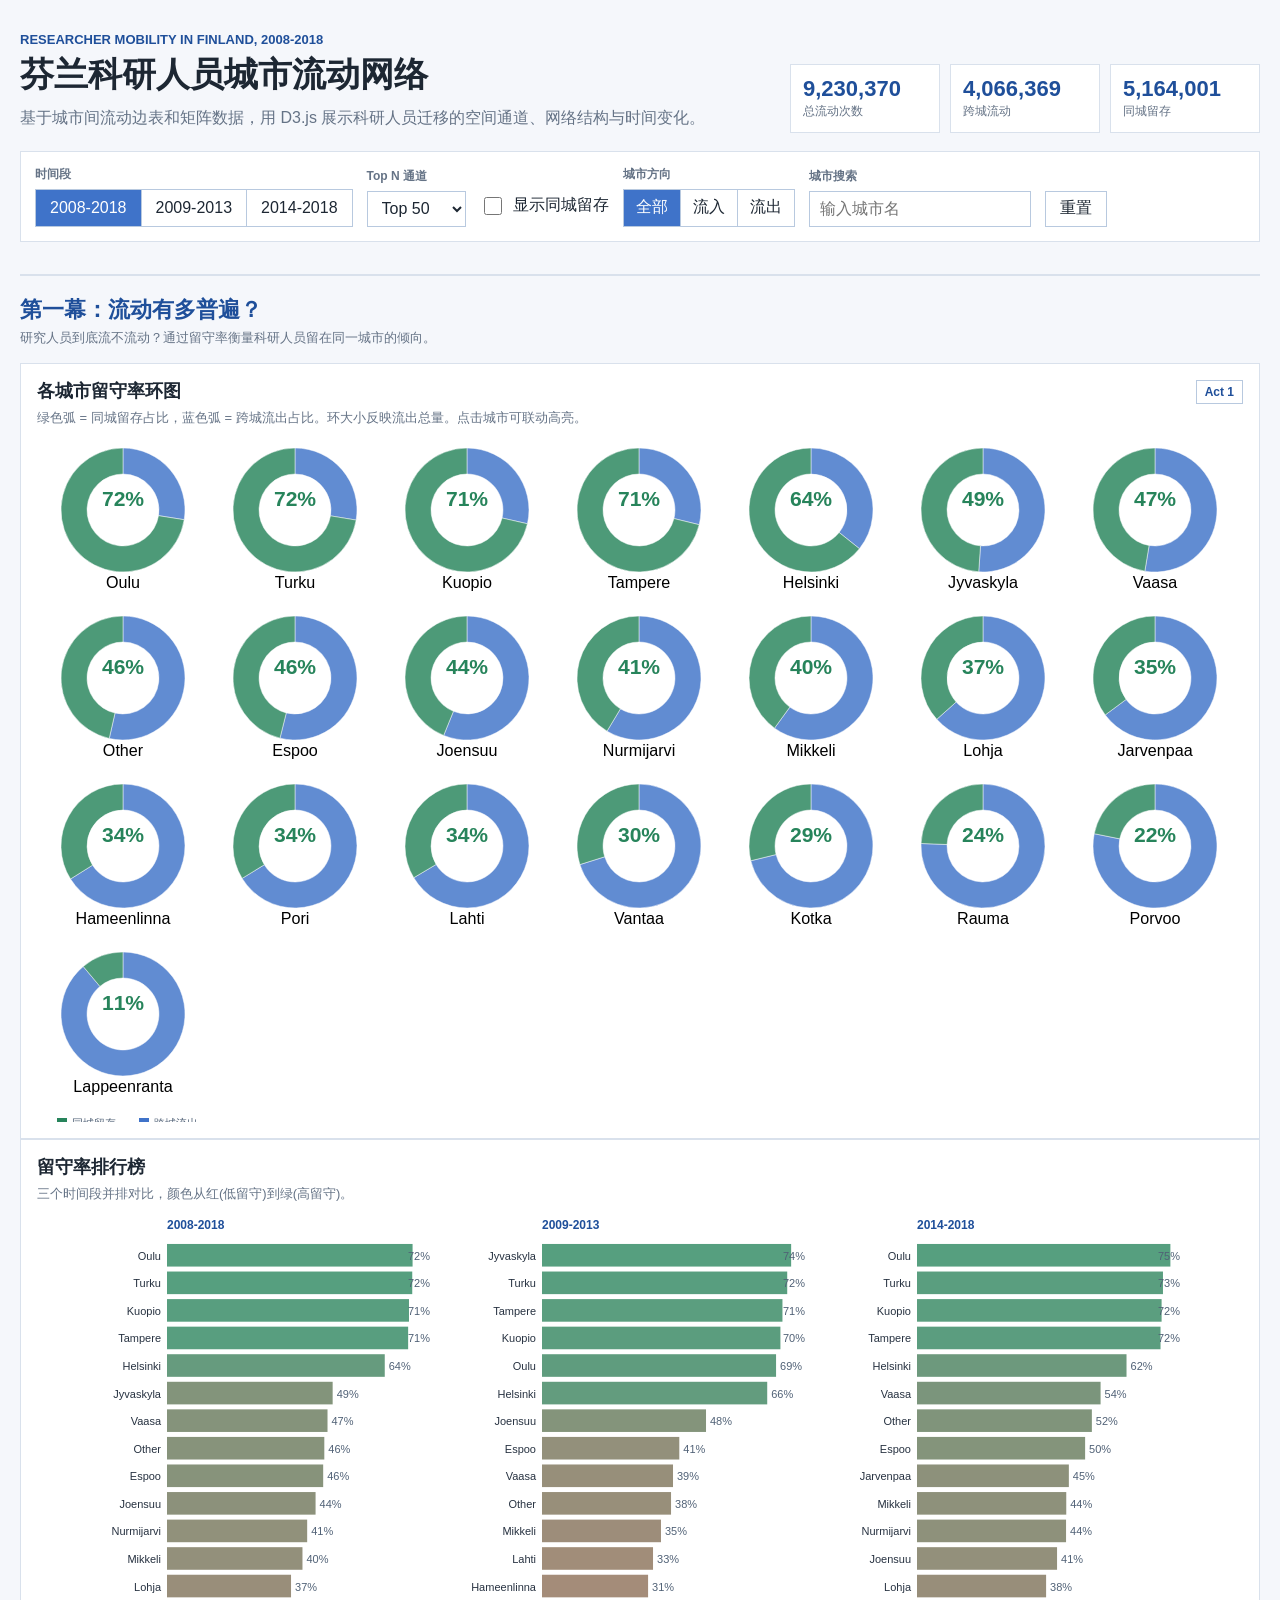
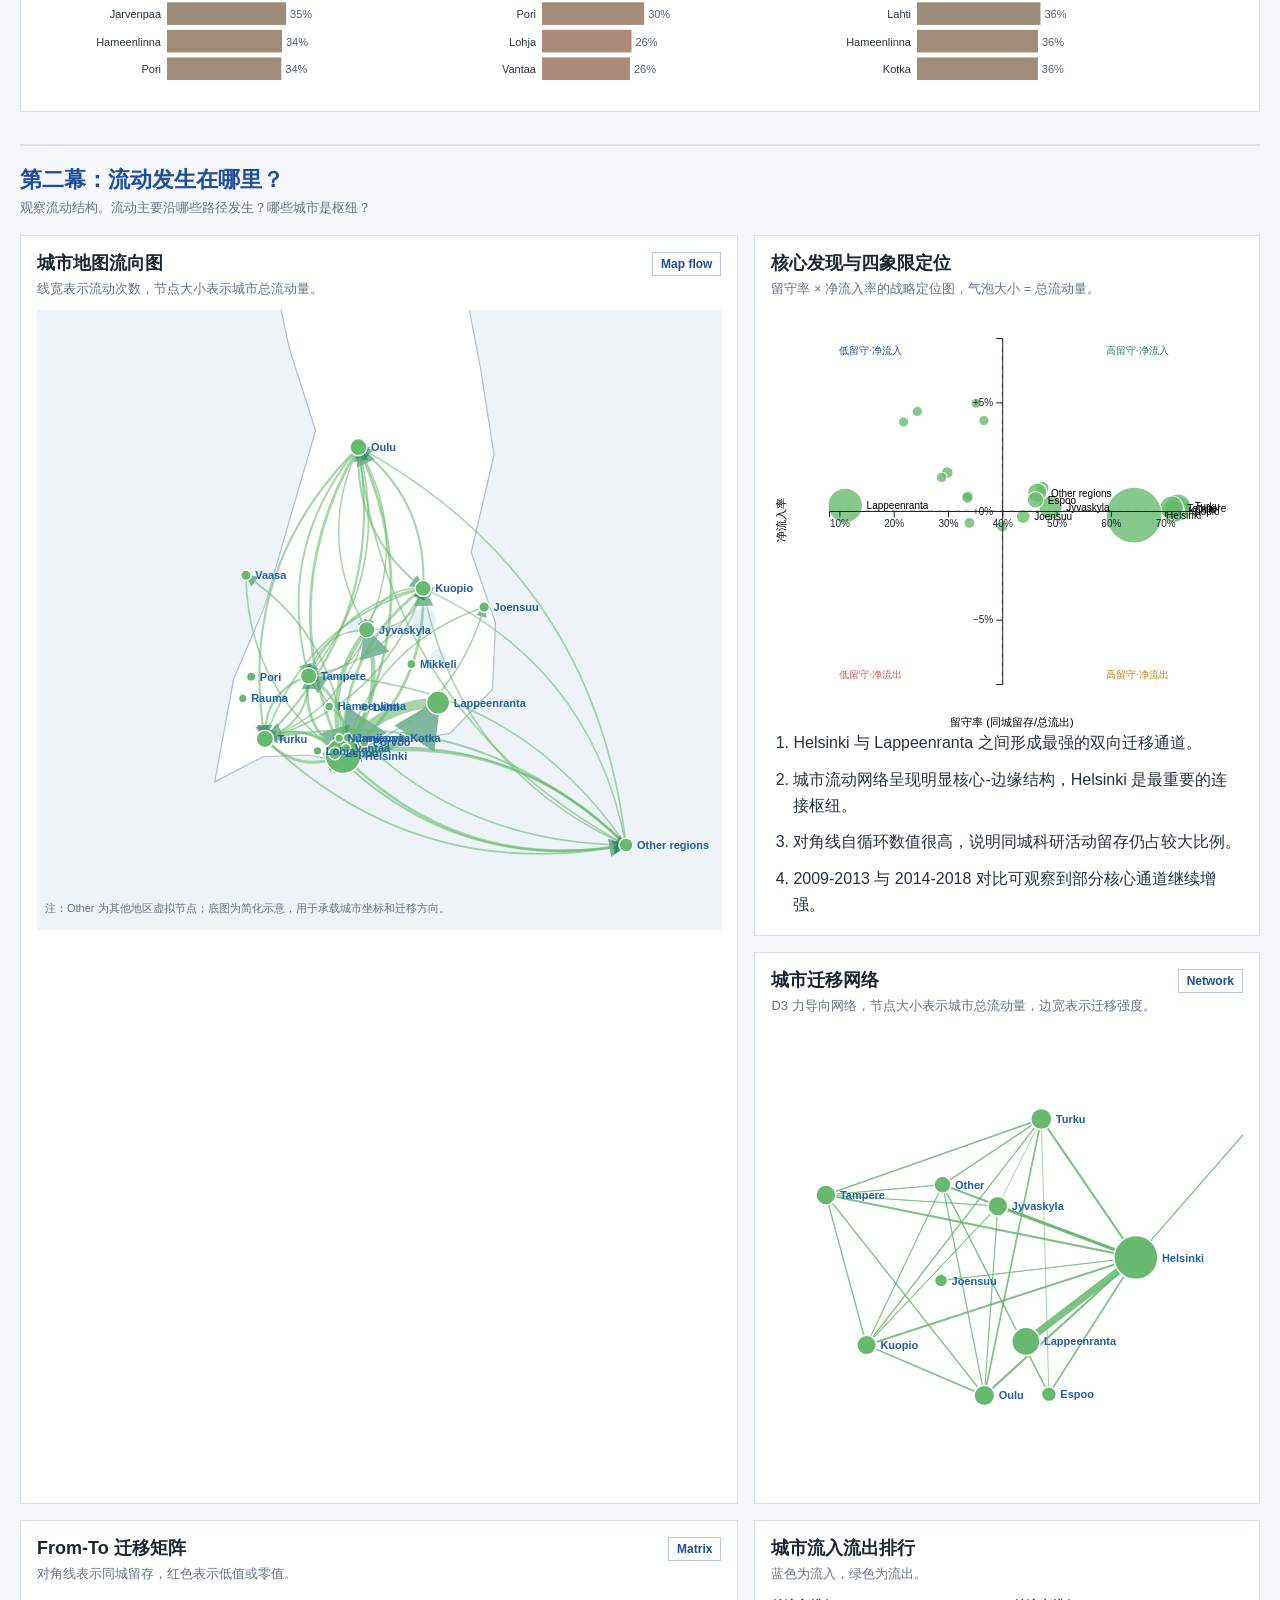
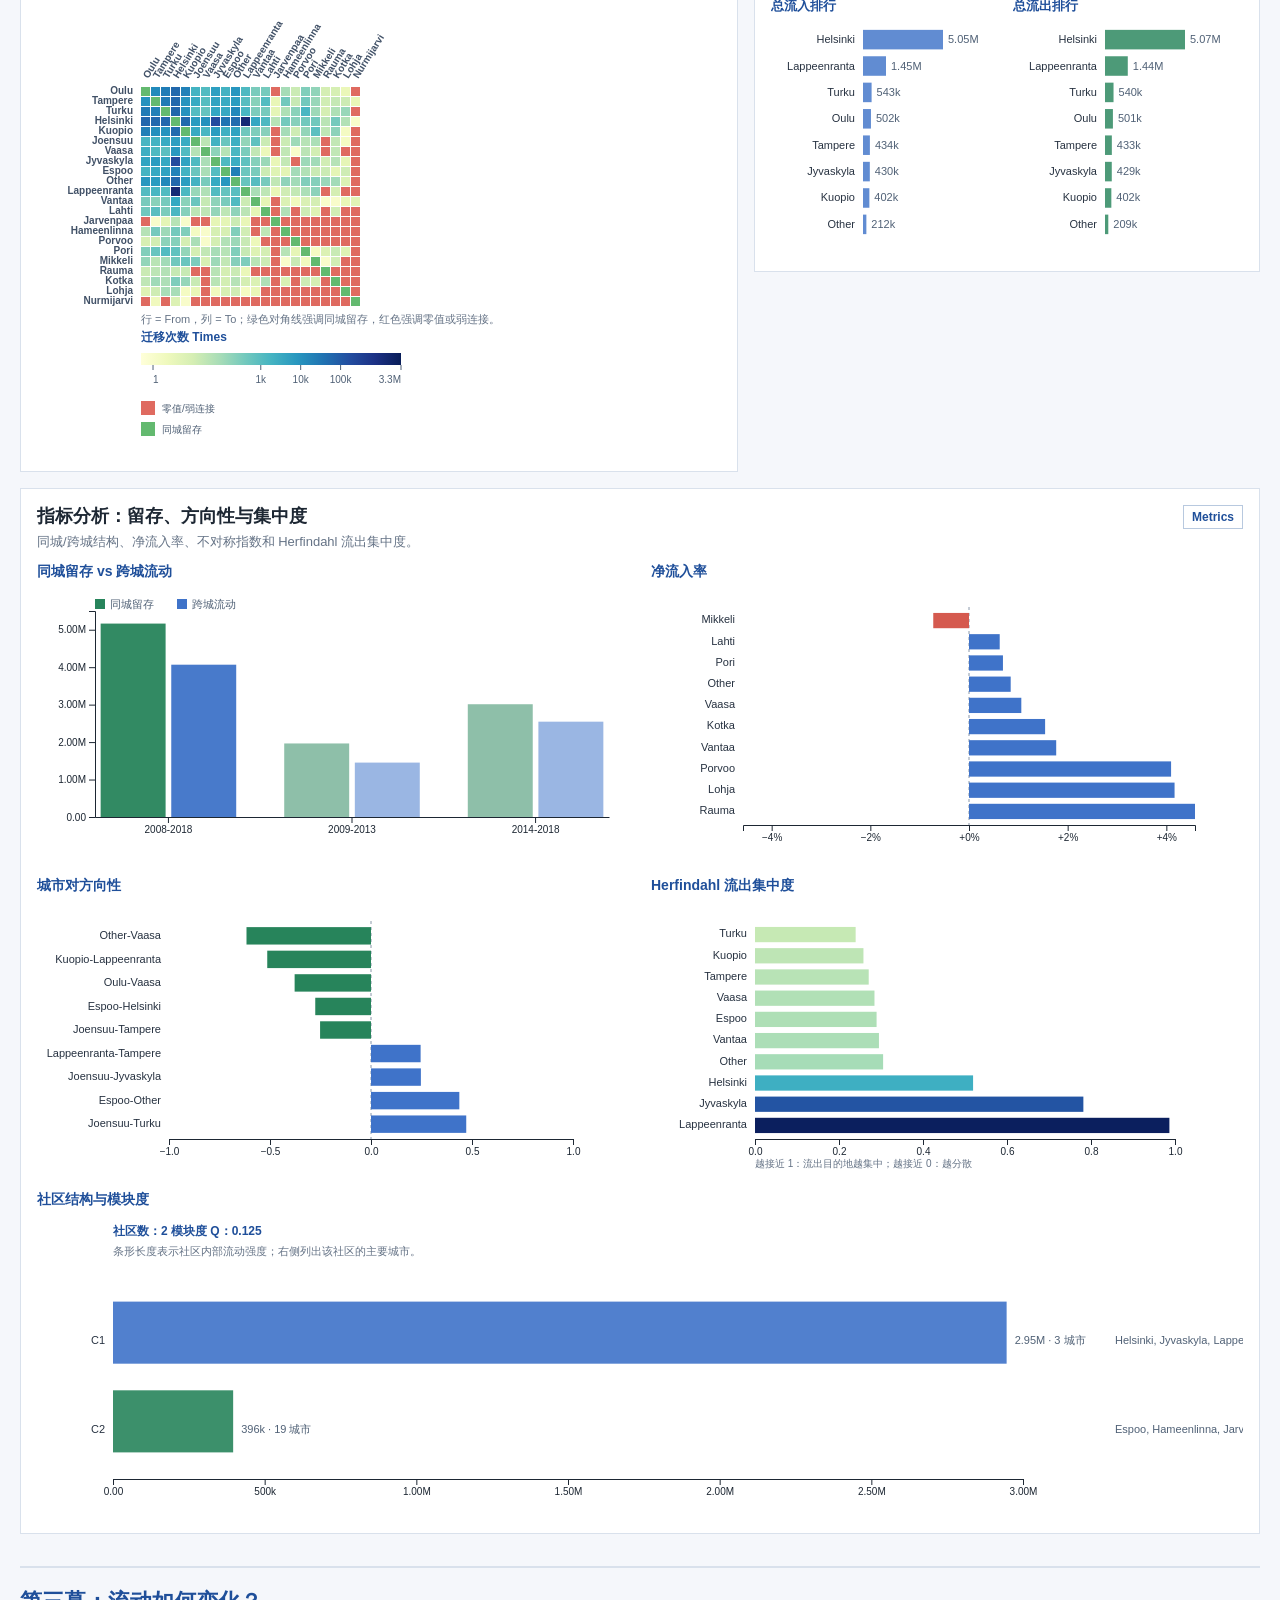
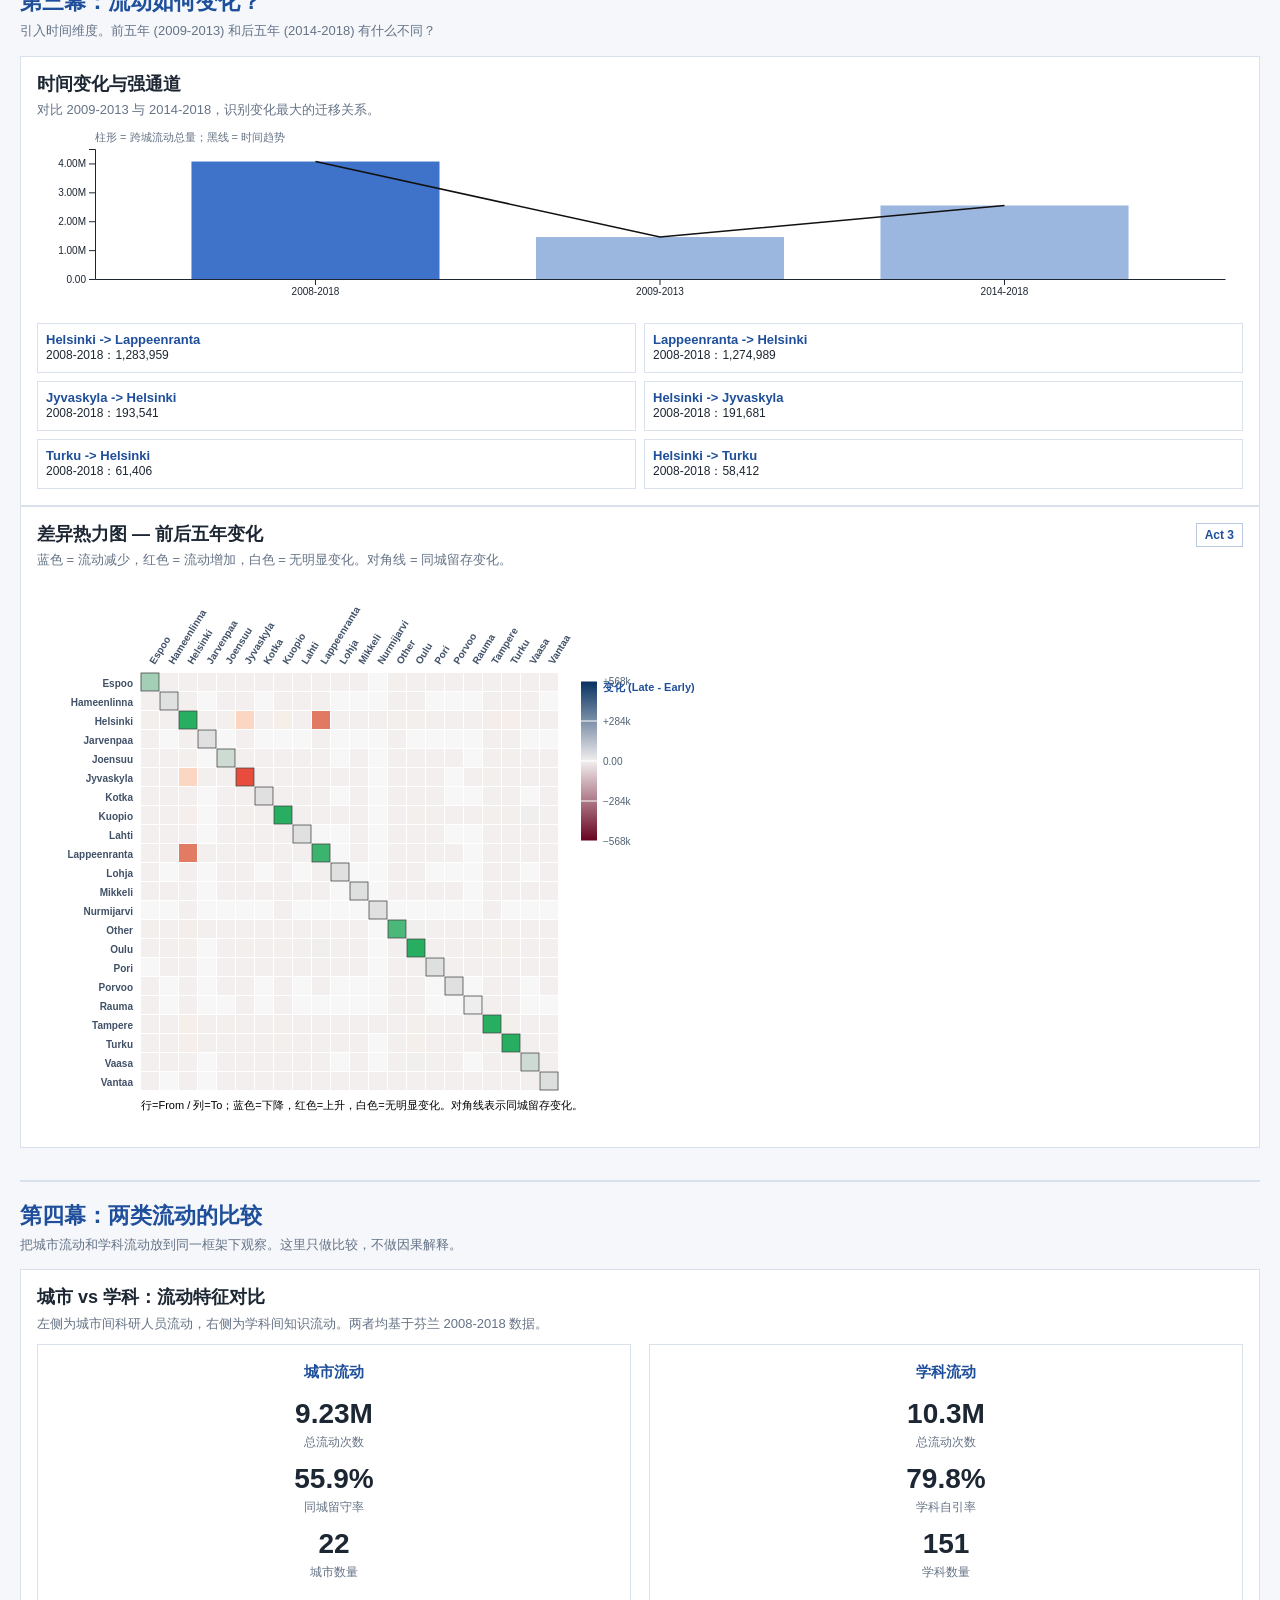
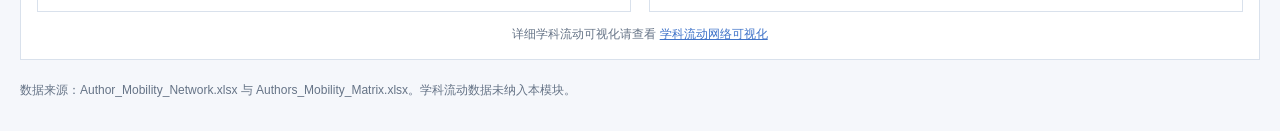
<file: city-mobility-visualization/B/index.html>
<!doctype html>
<html lang="zh-CN">
  <head>
    <meta charset="utf-8" />
    <meta name="viewport" content="width=device-width, initial-scale=1" />
    <title>芬兰科研人员城市流动网络</title>
    <link rel="stylesheet" href="styles.css" />
  </head>
  <body>
    <header class="page-header">
      <div>
        <p class="eyebrow">Researcher Mobility in Finland, 2008-2018</p>
        <h1>芬兰科研人员城市流动网络</h1>
        <p class="lead">
          基于城市间流动边表和矩阵数据，用 D3.js 展示科研人员迁移的空间通道、网络结构与时间变化。
        </p>
      </div>
      <div class="stat-strip" id="periodStats"></div>
    </header>

    <main>
      <section class="control-bar" aria-label="可视化筛选控件">
        <div class="control-group">
          <span class="control-label">时间段</span>
          <div class="segmented" id="periodControls"></div>
        </div>
        <label class="control-group">
          <span class="control-label">Top N 通道</span>
          <select id="topNSelect">
            <option value="20">Top 20</option>
            <option value="50" selected>Top 50</option>
            <option value="100">Top 100</option>
            <option value="1000">全部</option>
          </select>
        </label>
        <label class="toggle">
          <input type="checkbox" id="selfLoopToggle" />
          <span>显示同城留存</span>
        </label>
        <div class="control-group">
          <span class="control-label">城市方向</span>
          <div class="segmented compact" id="directionControls">
            <button class="active" data-direction="all">全部</button>
            <button data-direction="incoming">流入</button>
            <button data-direction="outgoing">流出</button>
          </div>
        </div>
        <label class="search-box">
          <span class="control-label">城市搜索</span>
          <input id="citySearch" list="cityOptions" placeholder="输入城市名" />
          <datalist id="cityOptions"></datalist>
        </label>
        <button class="plain-button" id="resetButton">重置</button>
      </section>

      <!-- 第一幕：流动有多普遍？ -->
      <section class="act-section" id="act1">
        <h2 class="act-title">第一幕：流动有多普遍？</h2>
        <p class="act-desc">研究人员到底流不流动？通过留守率衡量科研人员留在同一城市的倾向。</p>

        <article class="panel panel-full">
          <div class="panel-heading">
            <div>
              <h2>各城市留守率环图</h2>
              <p>绿色弧 = 同城留存占比，蓝色弧 = 跨城流出占比。环大小反映流出总量。点击城市可联动高亮。</p>
            </div>
            <span class="view-tag">Act 1</span>
          </div>
          <svg id="retentionDonuts" role="img" aria-label="各城市留守率环图"></svg>
        </article>

        <article class="panel panel-full">
          <div class="panel-heading">
            <div>
              <h2>留守率排行榜</h2>
              <p>三个时间段并排对比，颜色从红(低留守)到绿(高留守)。</p>
            </div>
          </div>
          <svg id="retentionRanking" role="img" aria-label="留守率排行榜"></svg>
        </article>
      </section>

      <!-- 第二幕：流动发生在哪里？ -->
      <section class="act-section" id="act2">
        <h2 class="act-title">第二幕：流动发生在哪里？</h2>
        <p class="act-desc">观察流动结构。流动主要沿哪些路径发生？哪些城市是枢纽？</p>

        <section class="dashboard-grid">
          <article class="panel map-panel">
            <div class="panel-heading">
              <div>
                <h2>城市地图流向图</h2>
                <p>线宽表示流动次数，节点大小表示城市总流动量。</p>
              </div>
              <span class="view-tag">Map flow</span>
            </div>
            <svg id="mapChart" role="img" aria-label="芬兰城市迁移地图"></svg>
          </article>

          <article class="panel">
            <div class="panel-heading">
              <div>
                <h2>核心发现与四象限定位</h2>
                <p>留守率 × 净流入率的战略定位图，气泡大小 = 总流动量。</p>
              </div>
            </div>
            <svg id="quadrantChart" role="img" aria-label="四象限图"></svg>
            <ol class="findings" id="findings"></ol>
          </article>

          <article class="panel">
            <div class="panel-heading">
              <div>
                <h2>城市迁移网络</h2>
                <p>D3 力导向网络，节点大小表示城市总流动量，边宽表示迁移强度。</p>
              </div>
              <span class="view-tag">Network</span>
            </div>
            <svg id="networkChart" role="img" aria-label="城市迁移网络图"></svg>
          </article>

          <article class="panel matrix-panel">
            <div class="panel-heading">
              <div>
                <h2>From-To 迁移矩阵</h2>
                <p>对角线表示同城留存，红色表示低值或零值。</p>
              </div>
              <span class="view-tag">Matrix</span>
            </div>
            <svg id="matrixChart" role="img" aria-label="城市迁移矩阵热力图"></svg>
          </article>

          <article class="panel">
            <div class="panel-heading">
              <div>
                <h2>城市流入流出排行</h2>
                <p>蓝色为流入，绿色为流出。</p>
              </div>
            </div>
            <div class="bars-grid">
              <svg id="incomingBars" role="img" aria-label="城市流入排行"></svg>
              <svg id="outgoingBars" role="img" aria-label="城市流出排行"></svg>
            </div>
          </article>

          <article class="panel metrics-panel">
            <div class="panel-heading">
              <div>
                <h2>指标分析：留存、方向性与集中度</h2>
                <p>同城/跨城结构、净流入率、不对称指数和 Herfindahl 流出集中度。</p>
              </div>
              <span class="view-tag">Metrics</span>
            </div>
            <div class="metrics-grid">
              <div>
                <h3>同城留存 vs 跨城流动</h3>
                <svg id="retentionBars" role="img" aria-label="同城留存与跨城流动条形图"></svg>
              </div>
              <div>
                <h3>净流入率</h3>
                <svg id="netRateChart" role="img" aria-label="城市净流入率条形图"></svg>
              </div>
              <div>
                <h3>城市对方向性</h3>
                <svg id="asymmetryChart" role="img" aria-label="流量不对称指数条形图"></svg>
              </div>
              <div>
                <h3>Herfindahl 流出集中度</h3>
                <svg id="hhiChart" role="img" aria-label="流出目的地集中度条形图"></svg>
              </div>
              <div class="metric-wide">
                <h3>社区结构与模块度</h3>
                <svg id="communityChart" role="img" aria-label="城市流动网络社区结构图"></svg>
              </div>
            </div>
          </article>
        </section>
      </section>

      <!-- 第三幕：流动如何变化？ -->
      <section class="act-section" id="act3">
        <h2 class="act-title">第三幕：流动如何变化？</h2>
        <p class="act-desc">引入时间维度。前五年 (2009-2013) 和后五年 (2014-2018) 有什么不同？</p>

        <article class="panel">
          <div class="panel-heading">
            <div>
              <h2>时间变化与强通道</h2>
              <p>对比 2009-2013 与 2014-2018，识别变化最大的迁移关系。</p>
            </div>
          </div>
          <svg id="trendChart" role="img" aria-label="时间段总流动变化"></svg>
          <div class="top-links" id="topLinks"></div>
        </article>

        <article class="panel panel-full">
          <div class="panel-heading">
            <div>
              <h2>差异热力图 — 前后五年变化</h2>
              <p>蓝色 = 流动减少，红色 = 流动增加，白色 = 无明显变化。对角线 = 同城留存变化。</p>
            </div>
            <span class="view-tag">Act 3</span>
          </div>
          <svg id="diffHeatmap" role="img" aria-label="流动差异热力图"></svg>
        </article>
      </section>

      <!-- 第四幕：两类流动的比较 -->
      <section class="act-section" id="act4">
        <h2 class="act-title">第四幕：两类流动的比较</h2>
        <p class="act-desc">把城市流动和学科流动放到同一框架下观察。这里只做比较，不做因果解释。</p>

        <article class="panel panel-full comparison-panel">
          <div class="panel-heading">
            <div>
              <h2>城市 vs 学科：流动特征对比</h2>
              <p>左侧为城市间科研人员流动，右侧为学科间知识流动。两者均基于芬兰 2008-2018 数据。</p>
            </div>
          </div>
          <div class="comparison-grid" id="comparisonGrid">
            <div class="comp-card">
              <h3>城市流动</h3>
              <div class="comp-stat"><span class="comp-value" id="compCityTotal">—</span><span class="comp-label">总流动次数</span></div>
              <div class="comp-stat"><span class="comp-value" id="compCityRetention">—</span><span class="comp-label">同城留守率</span></div>
              <div class="comp-stat"><span class="comp-value" id="compCityCities">—</span><span class="comp-label">城市数量</span></div>
            </div>
            <div class="comp-card">
              <h3>学科流动</h3>
              <div class="comp-stat"><span class="comp-value" id="compDiscTotal">—</span><span class="comp-label">总流动次数</span></div>
              <div class="comp-stat"><span class="comp-value" id="compDiscRetention">—</span><span class="comp-label">学科自引率</span></div>
              <div class="comp-stat"><span class="comp-value" id="compDiscCount">—</span><span class="comp-label">学科数量</span></div>
            </div>
          </div>
          <p style="margin-top:14px; text-align:center; font-size:12px; color:var(--muted);">
            详细学科流动可视化请查看
            <a href="../../Discipline-Mobility-Visualization/discipline_mobility.html" style="color:var(--blue);">学科流动网络可视化</a>
          </p>
        </article>
      </section>
    </main>

    <div class="tooltip" id="tooltip" hidden></div>

    <footer class="page-footer">
      数据来源：Author_Mobility_Network.xlsx 与 Authors_Mobility_Matrix.xlsx。学科流动数据未纳入本模块。
    </footer>

    <script src="vendor/d3.v7.min.js"></script>
    <script src="src/city_mobility.js"></script>
  </body>
</html>
</file>
<file: city-mobility-visualization/B/styles.css>
:root {
  --blue: #3f73c9;
  --blue-dark: #1f4f9a;
  --green: #66b96e;
  --green-dark: #27845b;
  --red: #d55a4f;
  --ink: #1d2733;
  --muted: #657386;
  --line: #d9e1ec;
  --paper: #f5f7fb;
  --panel: #ffffff;
}

* {
  box-sizing: border-box;
}

body {
  margin: 0;
  color: var(--ink);
  background: var(--paper);
  font-family:
    "Microsoft YaHei",
    "PingFang SC",
    "Noto Sans CJK SC",
    Arial,
    sans-serif;
}

.page-header,
main,
.page-footer {
  width: min(1500px, calc(100vw - 40px));
  margin: 0 auto;
}

.page-header {
  display: grid;
  grid-template-columns: 1fr minmax(320px, 470px);
  gap: 28px;
  align-items: end;
  padding: 32px 0 18px;
}

.eyebrow {
  margin: 0 0 8px;
  color: var(--blue-dark);
  font-size: 13px;
  font-weight: 700;
  letter-spacing: 0;
  text-transform: uppercase;
}

h1,
h2,
p {
  margin: 0;
}

h1 {
  font-size: 34px;
  line-height: 1.15;
  letter-spacing: 0;
}

.lead {
  max-width: 760px;
  margin-top: 10px;
  color: var(--muted);
  line-height: 1.8;
}

.stat-strip {
  display: grid;
  grid-template-columns: repeat(3, 1fr);
  gap: 10px;
}

.stat-item {
  border: 1px solid var(--line);
  background: var(--panel);
  padding: 12px;
}

.stat-item strong {
  display: block;
  color: var(--blue-dark);
  font-size: 22px;
  line-height: 1.1;
}

.stat-item span {
  color: var(--muted);
  font-size: 12px;
}

.control-bar {
  display: flex;
  flex-wrap: wrap;
  gap: 14px;
  align-items: end;
  border: 1px solid var(--line);
  background: var(--panel);
  padding: 14px;
}

.control-group,
.search-box {
  display: grid;
  gap: 6px;
}

.control-label {
  color: var(--muted);
  font-size: 12px;
  font-weight: 700;
}

.segmented {
  display: inline-flex;
  overflow: hidden;
  border: 1px solid #b8c9df;
}

.segmented button,
.plain-button,
select,
input {
  min-height: 36px;
  border: 0;
  background: #ffffff;
  color: var(--ink);
  font: inherit;
}

.segmented button {
  padding: 0 14px;
  border-right: 1px solid #b8c9df;
  cursor: pointer;
}

.segmented button:last-child {
  border-right: 0;
}

.segmented button.active {
  background: var(--blue);
  color: #ffffff;
}

.segmented.compact button {
  padding: 0 12px;
}

select,
input {
  border: 1px solid #b8c9df;
  padding: 0 10px;
}

.toggle {
  display: inline-flex;
  gap: 8px;
  align-items: center;
  min-height: 36px;
  color: var(--ink);
}

.toggle input {
  width: 18px;
  height: 18px;
  accent-color: var(--green-dark);
}

.plain-button {
  border: 1px solid #b8c9df;
  padding: 0 14px;
  cursor: pointer;
}

.dashboard-grid {
  display: grid;
  grid-template-columns: minmax(520px, 1.35fr) minmax(390px, 0.95fr);
  gap: 16px;
  margin-top: 16px;
}

.panel {
  min-width: 0;
  border: 1px solid var(--line);
  background: var(--panel);
  padding: 16px;
}

.map-panel,
.matrix-panel {
  grid-row: span 2;
}

.metrics-panel {
  grid-column: 1 / -1;
}

.panel-heading {
  display: flex;
  justify-content: space-between;
  gap: 18px;
  align-items: start;
  margin-bottom: 10px;
}

h2 {
  font-size: 18px;
  line-height: 1.3;
  letter-spacing: 0;
}

h3 {
  margin: 0 0 8px;
  color: var(--blue-dark);
  font-size: 14px;
  letter-spacing: 0;
}

.panel-heading p {
  margin-top: 4px;
  color: var(--muted);
  font-size: 13px;
  line-height: 1.6;
}

.view-tag {
  flex: 0 0 auto;
  border: 1px solid #b8c9df;
  color: var(--blue-dark);
  padding: 4px 8px;
  font-size: 12px;
  font-weight: 700;
}

svg {
  display: block;
  width: 100%;
}

#mapChart {
  height: 620px;
}

#networkChart,
#matrixChart {
  height: 460px;
}

#incomingBars,
#outgoingBars {
  height: 260px;
}

#trendChart {
  height: 180px;
}

#retentionBars,
#netRateChart,
#asymmetryChart,
#hhiChart {
  height: 270px;
}

#communityChart {
  height: 300px;
}

.bars-grid {
  display: grid;
  grid-template-columns: 1fr 1fr;
  gap: 12px;
}

.metrics-grid {
  display: grid;
  grid-template-columns: repeat(2, minmax(0, 1fr));
  gap: 18px 22px;
}

.metric-wide {
  grid-column: 1 / -1;
}

.country {
  fill: #eef3f8;
  stroke: #aebed0;
  stroke-width: 1.2;
}

.flow-line,
.network-link {
  fill: none;
  stroke: var(--green);
  stroke-linecap: round;
}

.flow-line.dimmed,
.network-link.dimmed,
.node.dimmed,
.map-city.dimmed,
.city-label.dimmed,
.matrix-cell.dimmed {
  opacity: 0.16;
}

.flow-line.active,
.network-link.active {
  stroke: var(--blue-dark);
  opacity: 0.92;
}

.city-node,
.node {
  stroke: #ffffff;
  stroke-width: 1.5;
  cursor: pointer;
}

.city-label,
.network-label,
.axis-label,
.matrix-label {
  fill: #245da8;
  font-family: Arial, sans-serif;
  font-size: 11px;
  font-weight: 700;
  pointer-events: none;
}

.matrix-label {
  fill: #415167;
  font-size: 10px;
}

.matrix-legend-title {
  fill: var(--blue-dark);
  font-size: 12px;
  font-weight: 700;
}

.matrix-legend-tick,
.matrix-legend-note {
  fill: #506176;
  font-size: 10px;
}

.axis-line {
  stroke: var(--line);
}

.bar-label {
  fill: #273241;
  font-size: 11px;
}

.bar-value {
  fill: #506176;
  font-size: 11px;
}

.zero-line {
  stroke: #8a98aa;
  stroke-width: 1;
  stroke-dasharray: 3 3;
}

.findings {
  display: grid;
  gap: 10px;
  margin: 0;
  padding-left: 22px;
  color: #263241;
  line-height: 1.65;
}

.top-links {
  display: grid;
  grid-template-columns: 1fr 1fr;
  gap: 8px;
  margin-top: 12px;
}

.link-row {
  border: 1px solid var(--line);
  padding: 8px;
  font-size: 12px;
}

.link-row strong {
  display: block;
  color: var(--blue-dark);
  font-size: 13px;
}

.tooltip {
  position: fixed;
  z-index: 10;
  max-width: 280px;
  pointer-events: none;
  border: 1px solid #b8c9df;
  background: rgba(255, 255, 255, 0.96);
  box-shadow: 0 8px 22px rgba(36, 67, 97, 0.14);
  padding: 10px 12px;
  color: #223144;
  font-size: 12px;
  line-height: 1.55;
}

.tooltip strong {
  color: var(--blue-dark);
}

.page-footer {
  padding: 22px 0 32px;
  color: var(--muted);
  font-size: 12px;
}

/* ===== 四幕叙事区块 ===== */
.act-section {
  margin-top: 32px;
  padding-top: 4px;
  border-top: 2px solid var(--line);
}

.act-section:first-of-type {
  margin-top: 16px;
  border-top: none;
}

.act-title {
  font-size: 22px;
  color: var(--blue-dark);
  margin: 16px 0 4px;
  letter-spacing: 0;
}

.act-desc {
  color: var(--muted);
  font-size: 13px;
  margin: 0 0 14px;
  line-height: 1.6;
}

/* ===== 全宽面板 ===== */
.panel-full {
  grid-column: 1 / -1;
}

/* ===== 留守率环图 ===== */
#retentionDonuts {
  height: auto;
  min-height: 200px;
}

.donut-group {
  cursor: pointer;
  transition: opacity 0.2s;
}

.donut-group.dimmed {
  opacity: 0.22;
}

.donut-group.active circle:first-of-type {
  stroke: var(--blue-dark);
  stroke-width: 2.5;
}

/* ===== 留守率排行榜 ===== */
#retentionRanking {
  height: 480px;
}

/* ===== 四象限图 ===== */
#quadrantChart {
  height: 420px;
}

.quad-bubble {
  cursor: pointer;
  transition: opacity 0.2s;
}

.quad-bubble.dimmed {
  opacity: 0.18;
}

.quad-bubble.active {
  stroke: var(--blue-dark);
  stroke-width: 3;
}

.quad-label {
  pointer-events: none;
}

/* ===== 差异热力图 ===== */
#diffHeatmap {
  height: 550px;
}

/* ===== 对比面板 ===== */
.comparison-grid {
  display: grid;
  grid-template-columns: 1fr 1fr;
  gap: 18px;
  margin-top: 10px;
}

.comp-card {
  border: 1px solid var(--line);
  padding: 18px;
  text-align: center;
}

.comp-card h3 {
  color: var(--blue-dark);
  font-size: 15px;
  margin: 0 0 16px;
}

.comp-stat {
  display: flex;
  flex-direction: column;
  align-items: center;
  gap: 4px;
  margin: 12px 0;
}

.comp-value {
  font-size: 28px;
  font-weight: 700;
  color: var(--ink);
}

.comp-label {
  color: var(--muted);
  font-size: 12px;
}

@media (max-width: 1100px) {
  .page-header,
  .dashboard-grid {
    grid-template-columns: 1fr;
  }

  .map-panel,
  .matrix-panel,
  .metrics-panel {
    grid-row: auto;
  }

  .metrics-panel {
    grid-column: auto;
  }

  .metrics-grid {
    grid-template-columns: 1fr;
  }
}

@media (max-width: 740px) {
  .page-header,
  main,
  .page-footer {
    width: min(100vw - 24px, 1500px);
  }

  h1 {
    font-size: 26px;
  }

  .stat-strip,
  .bars-grid,
  .top-links {
    grid-template-columns: 1fr;
  }

  #mapChart,
  #networkChart,
  #matrixChart {
    height: 420px;
  }

  #retentionBars,
  #netRateChart,
  #asymmetryChart,
  #hhiChart {
    height: 250px;
  }
}
</file>
